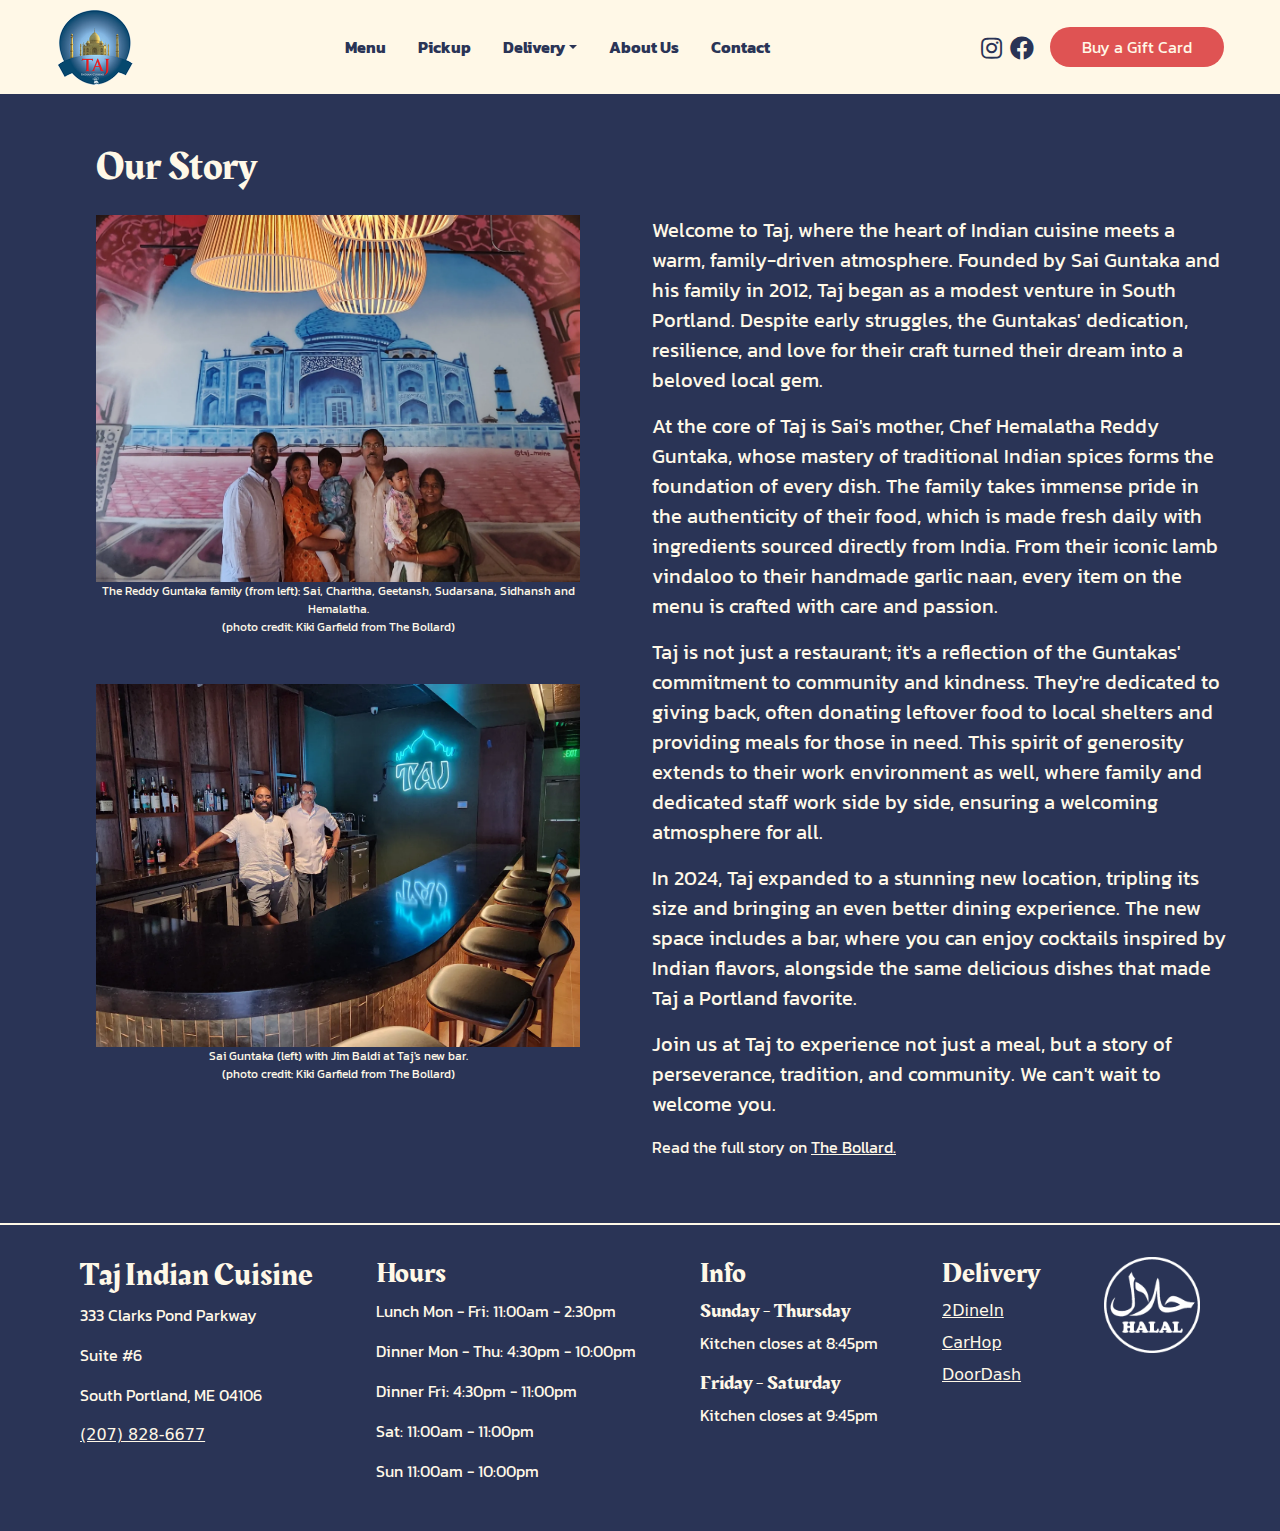
<file: about.html>
<!DOCTYPE html>
<html lang="en">

<head>
    <title>Taj Indian Cuisine</title>
    <!-- Meta -->
    <meta charset="utf-8">
    <meta http-equiv="X-UA-Compatible" content="IE=edge">
    <meta name="viewport" content="width=device-width, initial-scale=1.0">
    <link rel="shortcut icon" href="assets/images/taj-logo.png">
    <link rel="stylesheet" id="taj-styles-css" href="style.css" type="text/css" media="all">
    <link href="https://fonts.googleapis.com/css2?family=Kanit&family=Rakkas&display=swap" rel="stylesheet">
    <link rel="stylesheet" id="taj-styles-bootstrap" href="https://cdn.jsdelivr.net/npm/bootstrap@5.3.3/dist/css/bootstrap.min.css" type="text/css" media="all">
    <link rel="stylesheet" id="taj-styles-fontawesome" href="https://cdnjs.cloudflare.com/ajax/libs/font-awesome/5.13.0/css/all.min.css" type="text/css" media="all">
    <link rel="stylesheet" id="taj-styles-swiper" href="https://cdn.jsdelivr.net/npm/swiper@11/swiper-bundle.min.css" type="text/css" media="all">

</head>

<body>

    <header class="header text-center position-fixed z-3 w-100">
        <nav class="navbar navbar-expand-lg d-flex justify-content-space-between justify-content-lg-end navbar-dark">
            <a class="d-block d-lg-none" href="">
                <img class="logo" src="assets/images/taj-logo.png" alt="logo">
            </a>
            <button class="navbar-toggler" type="button" data-bs-toggle="collapse" data-bs-target="#navigation" aria-controls="navigation" aria-expanded="false" aria-label="Toggle navigation">
                <span class="navbar-toggler-icon"></span>
            </button>
            <div id="navigation" class="collapse navbar-collapse flex-row">
                <a href="">
                    <img class="mx-5 logo d-none d-lg-block" src="assets/images/taj-logo.png" alt="logo">
                </a>

                <ul class="d-flex align-items-center navbar-nav flex-column flex-lg-row text-sm-center text-md-left">
                    <li class="nav-item px-2">
                        <a class="nav-link" href="menu.html">Menu</a>
                    </li>
                    <li class="nav-item px-2">
                        <a class="nav-link" href="https://order.toasttab.com/online/tajmaine">Pickup</a>
                    </li>
                    <li class="nav-item px-2 dropdown">
                        <a class="nav-link dropdown-toggle align-items-center p-2 fw-bold text-decoration-none" href="#" role="button" data-bs-toggle="dropdown" aria-expanded="false">Delivery</a>
                        <ul class="dropdown-menu">
                            <li><a class="fw-bold dropdown-item text-center text-lg-start" target="_blank" href="https://www.2dinein.com/r/554/restaurants/delivery/Indian/TAJ-Indian-Indo-Chinese-Cuis-South-Portland">2DineIn</a></li>
                            <li><a class="fw-bold dropdown-item text-center text-lg-start" target="_blank" href="https://www.carhopme.com/r/1405/restaurants/delivery/Indian/Taj-Indian-Cuisine-South-Portland">CarHop</a></li>
                            <li><a class="fw-bold dropdown-item text-center text-lg-start" target="_blank" href="https://www.doordash.com/business/taj-indian-cuisine-423230/?utm_campaign=423230&utm_medium=website&utm_source=partner-link&utm_content=white-xl">DoorDash</a></li>
                        </ul>
                    </li>
                    <li class="nav-item px-2">
                        <a class="nav-link" href="about.html">About Us</a>
                    </li>
                    <li class="nav-item px-2">
                        <a class="nav-link" href="contact.html">Contact</a>
                    </li>
                </ul>
                <ul class="social-list list-inline py-2 mx-5 justify-content-center">
                    <li class="list-inline-item d-none d-lg-block"><a target="_blank" href="https://www.instagram.com/taj_maine/?hl=en"><i class="fab fa-instagram"></i></a></li>
                    <li class="list-inline-item d-none d-lg-block"><a target="_blank" href="https://www.facebook.com/tajindianindochinesecuisine/"><i class="fab fa-facebook"></i></a></li>
                    <div class="button ps-2">
                        <a href="https://www.toasttab.com/tajmaine/giftcards">Buy a Gift Card</a>
                    </div>
                </ul>

            </div>
        </nav>
    </header>

<div class="main-wrapper">
    <div class="m-3 m-lg-5">
        <h1 class="fs-1 px-0 px-lg-5 mb-0 mb-lg-4">Our Story</h1>
        <div class="row">
            <div class="col-lg d-none d-lg-block">
                <div>
                    <img src="assets/images/taj-about-family.png" class="img-fluid px-5" alt="The Reddy Guntaka family: Sai, Charitha, Geetansh, Sudarsana, Sidhansh and Hemalatha.">
                    <p class="tiny-text text-center px-5 mb-0">The Reddy Guntaka family (from left): Sai, Charitha, Geetansh, Sudarsana, Sidhansh and Hemalatha.</p>
                    <p class="tiny-text text-center px-5 mb-0">(photo credit: Kiki Garfield from The Bollard)</p>
                </div>
                <div>
                    <img src="assets/images/taj-about-bar.png" class="img-fluid pt-5 px-5" alt="Sai Guntaka with Jim Baldi at Taj's new bar">
                    <p class="tiny-text text-center px-5 mb-0">Sai Guntaka (left) with Jim Baldi at Taj's new bar.</p>
                    <p class="tiny-text text-center px-5 mb-0">(photo credit: Kiki Garfield from The Bollard)</p>
                </div>
            </div>
            <div class="my-2 my-lg-0 col-lg">
                <p class="about-text">Welcome to Taj, where the heart of Indian cuisine meets a warm, family-driven atmosphere. Founded by Sai Guntaka and his family in 2012, Taj began as a modest venture in South Portland. Despite early struggles, the Guntakas' dedication, resilience, and love for their craft turned their dream into a beloved local gem.</p>
                <div class="d-block d-lg-none">
                    <img src="assets/images/taj-about-family.png" class="img-fluid" alt="The Reddy Guntaka family: Sai, Charitha, Geetansh, Sudarsana, Sidhansh and Hemalatha.">
                    <p class="tiny-text text-center mb-0">The Reddy Guntaka family (from left): Sai, Charitha, Geetansh, Sudarsana, Sidhansh and Hemalatha.</p>
                    <p class="tiny-text text-center">(photo credit: Kiki Garfield from The Bollard)</p>
                </div>
                <p class="about-text">At the core of Taj is Sai's mother, Chef Hemalatha Reddy Guntaka, whose mastery of traditional Indian spices forms the foundation of every dish. The family takes immense pride in the authenticity of their food, which is made fresh daily with ingredients sourced directly from India. From their iconic lamb vindaloo to their handmade garlic naan, every item on the menu is crafted with care and passion.</p>
                <p class="about-text">Taj is not just a restaurant; it's a reflection of the Guntakas' commitment to community and kindness. They're dedicated to giving back, often donating leftover food to local shelters and providing meals for those in need. This spirit of generosity extends to their work environment as well, where family and dedicated staff work side by side, ensuring a welcoming atmosphere for all.</p>

                <p class="about-text">In 2024, Taj expanded to a stunning new location, tripling its size and bringing an even better dining experience. The new space includes a bar, where you can enjoy cocktails inspired by Indian flavors, alongside the same delicious dishes that made Taj a Portland favorite.</p>
                <div class="d-block d-lg-none">
                    <img src="assets/images/taj-about-bar.png" class="img-fluid" alt="Sai Guntaka with Jim Baldi at Taj's new bar">
                    <p class="tiny-text text-center mb-0">Sai Guntaka (left) with Jim Baldi at Taj's new bar.</p>
                    <p class="tiny-text text-center">(photo credit: Kiki Garfield from The Bollard)</p>
                </div>
                <p class="about-text">Join us at Taj to experience not just a meal, but a story of perseverance, tradition, and community. We can't wait to welcome you.</p>
                <p>Read the full story on <a target="_blank" href="https://thebollard.com/2024/09/08/the-glorious-reincarnation-of-taj/">The Bollard.</a></p>
            </div>
        </div>
    </div>
    <footer class="footer text-center p-4 theme-bg-dark">
        <div class="d-flex flex-wrap justify-content-md-evenly flex-row footer-info">
            <div class="d-flex m-2 flex-column align-items-start">
                <h2>Taj Indian Cuisine</h2>
                <p>333 Clarks Pond Parkway</p>
                <p>Suite #6</p>
                <p>South Portland, ME 04106</p>
                <a href="tel:+12078286677">(207) 828-6677</a>
            </div>
            <div class="footer-hours m-2 d-flex flex-column align-items-start">
                <h3>Hours</h3>
                <p>Lunch Mon - Fri: 11:00am - 2:30pm</p>
                <p>Dinner Mon - Thu: 4:30pm - 10:00pm</p>
                <p>Dinner Fri: 4:30pm - 11:00pm</p>
                <p>Sat: 11:00am - 11:00pm</p>
                <p>Sun 11:00am - 10:00pm</p>
            </div>
            <div class="footer-buffet m-2 d-flex flex-column align-items-start">
                <h3>Info</h3>
                <h5>Sunday - Thursday</h5>
                <p>Kitchen closes at 8:45pm</p>
                <h5>Friday - Saturday</h5>
                <p>Kitchen closes at 9:45pm</p>
                <br>
            </div>
            <div class="footer-delivery m-2 d-flex flex-column align-items-start">
                <h3>Delivery</h3>
                <a class="mb-2" href="https://www.2dinein.com/r/554/restaurants/delivery/Indian/TAJ-Indian-Indo-Chinese-Cuis-South-Portland" target="_blank">2DineIn</a>
                <a class="mb-2" href="https://www.carhopme.com/r/1405/restaurants/delivery/Indian/Taj-Indian-Cuisine-South-Portland" target="_blank">CarHop</a>
                <a class="mb-2" href="https://www.doordash.com/business/taj-indian-cuisine-423230/?utm_campaign=423230&utm_medium=website&utm_source=partner-link&utm_content=white-xl" target="_blank">DoorDash</a>
            </div>
            <img class='halal m-2' src='assets/images/halal.png'>
        </div>
    </footer>
    </div>
    
    <script type="text/javascript" src="https://code.jquery.com/jquery-3.4.1.slim.min.js?ver=3.4.1" id="taj-scripts-bootstrap-jquery-js"></script>
    <script type="text/javascript" src="https://cdn.jsdelivr.net/npm/@popperjs/core@2.11.8/dist/umd/popper.min.js?ver=2.11.8" id="taj-scripts-bootstrap-popper-js"></script>
    <script type="text/javascript" src="https://cdn.jsdelivr.net/npm/bootstrap@5.3.3/dist/js/bootstrap.min.js?ver=5.3.3" id="taj-scripts-bootstrap-js"></script>
    <script type="text/javascript" src="assets/js/main.js" id="taj-scripts-main-js"></script>
    <script type="text/javascript" src="https://cdn.jsdelivr.net/npm/swiper@11/swiper-bundle.min.js?ver=11" id="taj-scripts-swiper-js"></script>
    </body>
    
    </html>
</file>
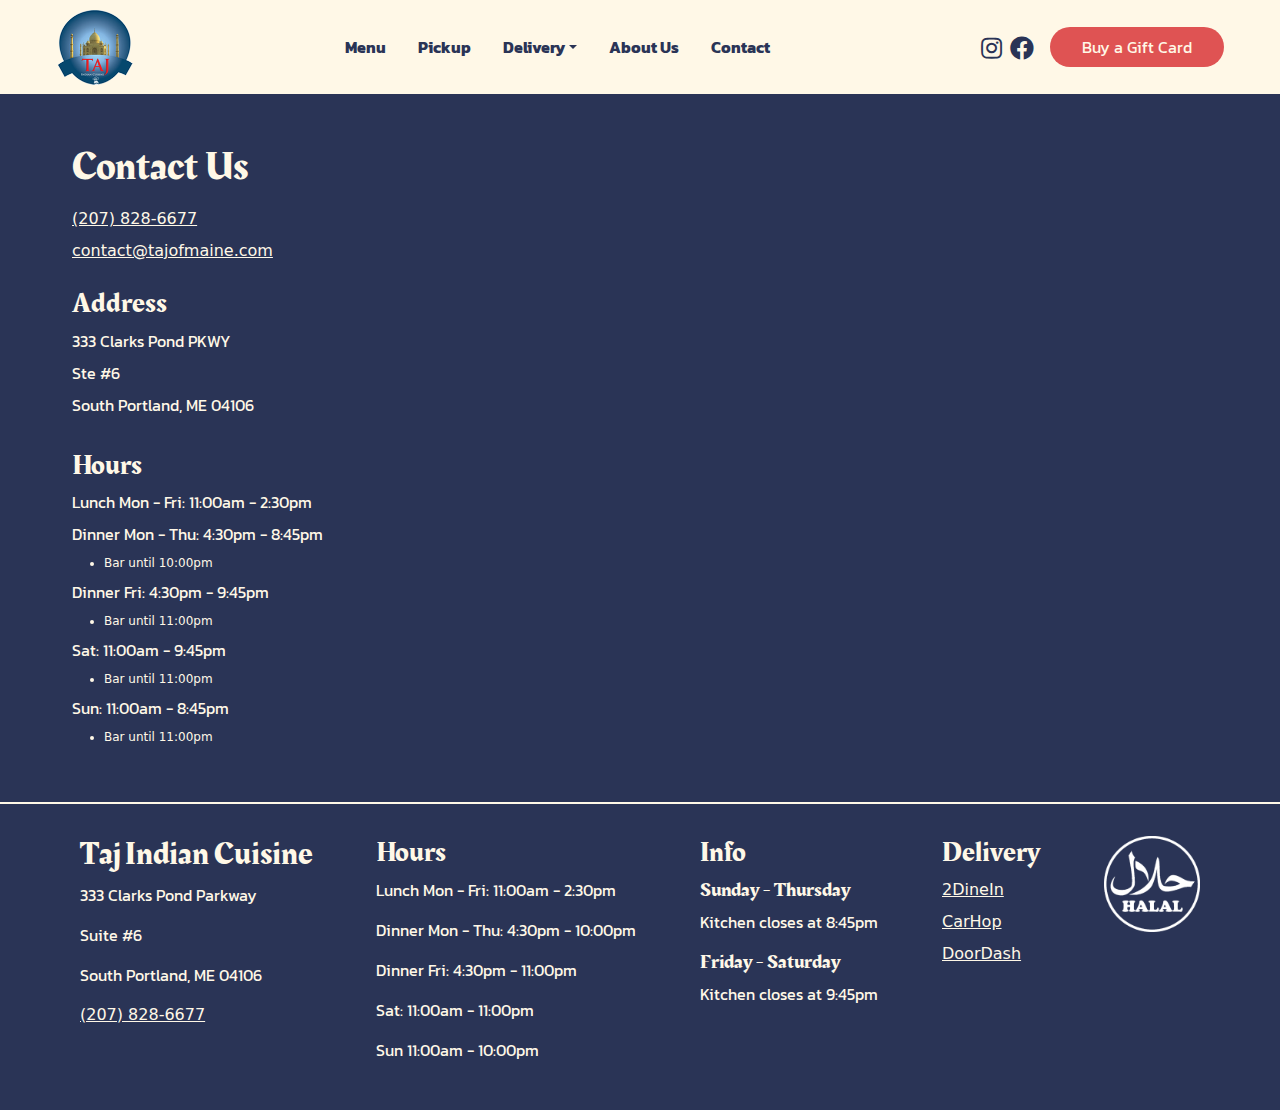
<file: contact.html>
<!DOCTYPE html>
<html lang="en">

<head>
    <title>Taj Indian Cuisine</title>
    <!-- Meta -->
    <meta charset="utf-8">
    <meta http-equiv="X-UA-Compatible" content="IE=edge">
    <meta name="viewport" content="width=device-width, initial-scale=1.0">
    <link rel="shortcut icon" href="assets/images/taj-logo.png">
    <link rel="stylesheet" id="taj-styles-css" href="style.css" type="text/css" media="all">
    <link href="https://fonts.googleapis.com/css2?family=Kanit&family=Rakkas&display=swap" rel="stylesheet">
    <link rel="stylesheet" id="taj-styles-bootstrap" href="https://cdn.jsdelivr.net/npm/bootstrap@5.3.3/dist/css/bootstrap.min.css" type="text/css" media="all">
    <link rel="stylesheet" id="taj-styles-fontawesome" href="https://cdnjs.cloudflare.com/ajax/libs/font-awesome/5.13.0/css/all.min.css" type="text/css" media="all">
    <link rel="stylesheet" id="taj-styles-swiper" href="https://cdn.jsdelivr.net/npm/swiper@11/swiper-bundle.min.css" type="text/css" media="all">

</head>

<body>

    <header class="header text-center position-fixed z-3 w-100">
        <nav class="navbar navbar-expand-lg d-flex justify-content-space-between justify-content-lg-end navbar-dark">
            <a class="d-block d-lg-none" href="">
                <img class="logo" src="assets/images/taj-logo.png" alt="logo">
            </a>
            <button class="navbar-toggler" type="button" data-bs-toggle="collapse" data-bs-target="#navigation" aria-controls="navigation" aria-expanded="false" aria-label="Toggle navigation">
                <span class="navbar-toggler-icon"></span>
            </button>
            <div id="navigation" class="collapse navbar-collapse flex-row">
                <a href="">
                    <img class="mx-5 logo d-none d-lg-block" src="assets/images/taj-logo.png" alt="logo">
                </a>

                <ul class="d-flex align-items-center navbar-nav flex-column flex-lg-row text-sm-center text-md-left">
                    <li class="nav-item px-2">
                        <a class="nav-link" href="menu.html">Menu</a>
                    </li>
                    <li class="nav-item px-2">
                        <a class="nav-link" href="https://order.toasttab.com/online/tajmaine">Pickup</a>
                    </li>
                    <li class="nav-item px-2 dropdown">
                        <a class="nav-link dropdown-toggle align-items-center p-2 fw-bold text-decoration-none" href="#" role="button" data-bs-toggle="dropdown" aria-expanded="false">Delivery</a>
                        <ul class="dropdown-menu">
                            <li><a class="fw-bold dropdown-item text-center text-lg-start" target="_blank" href="https://www.2dinein.com/r/554/restaurants/delivery/Indian/TAJ-Indian-Indo-Chinese-Cuis-South-Portland">2DineIn</a></li>
                            <li><a class="fw-bold dropdown-item text-center text-lg-start" target="_blank" href="https://www.carhopme.com/r/1405/restaurants/delivery/Indian/Taj-Indian-Cuisine-South-Portland">CarHop</a></li>
                            <li><a class="fw-bold dropdown-item text-center text-lg-start" target="_blank" href="https://www.doordash.com/business/taj-indian-cuisine-423230/?utm_campaign=423230&utm_medium=website&utm_source=partner-link&utm_content=white-xl">DoorDash</a></li>
                        </ul>
                    </li>
                    <li class="nav-item px-2">
                        <a class="nav-link" href="about.html">About Us</a>
                    </li>
                    <li class="nav-item px-2">
                        <a class="nav-link" href="contact.html">Contact</a>
                    </li>
                </ul>
                <ul class="social-list list-inline py-2 mx-5 justify-content-center">
                    <li class="list-inline-item d-none d-lg-block"><a target="_blank" href="https://www.instagram.com/taj_maine/?hl=en"><i class="fab fa-instagram"></i></a></li>
                    <li class="list-inline-item d-none d-lg-block"><a target="_blank" href="https://www.facebook.com/tajindianindochinesecuisine/"><i class="fab fa-facebook"></i></a></li>
                    <div class="button ps-2">
                        <a href="https://www.toasttab.com/tajmaine/giftcards">Buy a Gift Card</a>
                    </div>
                </ul>

            </div>
        </nav>
    </header>

<div class="main-wrapper">
    <div class="container-fluid">
        <div class="row m-3 m-lg-5">
            <div class="col-lg-3">
                <div class="d-flex flex-column">
                    <h1 class="my-3 my-lg-0 mb-lg-3">Contact Us</h1>
                    <a class="mb-2" href="tel:+12078286677">(207) 828-6677</a>
                    <a href="mailto:contact@tajofmaine.com">contact@tajofmaine.com</a>
                </div>

                <div class="d-flex flex-column mt-4">
                    <h3>Address</h3>
                    <p class="mb-2">333 Clarks Pond PKWY</p>
                    <p class="mb-2">Ste #6</p>
                    <p class="mb-2">South Portland, ME 04106</p>
                </div>

                <div class="d-flex flex-column mt-4">
                    <h3>Hours</h3>
                    <p class="mb-2">Lunch Mon - Fri: 11:00am - 2:30pm</p>
                    <p class="mb-2">Dinner Mon - Thu: 4:30pm - 8:45pm</p>
                    <ul class="mb-2">
                        <li class="tiny-text">Bar until 10:00pm</li>
                    </ul>
                    <p class="mb-2">Dinner Fri: 4:30pm - 9:45pm</p>
                    <ul class="mb-2">
                        <li class="tiny-text">Bar until 11:00pm</li>
                    </ul>
                    <p class="mb-2">Sat: 11:00am - 9:45pm</p>
                    <ul class="mb-2">
                        <li class="tiny-text">Bar until 11:00pm</li>
                    </ul>
                    <p class="mb-2">Sun: 11:00am - 8:45pm</p>
                    <ul class="mb-2">
                        <li class="tiny-text">Bar until 11:00pm</li>
                    </ul>
                </div>
            </div>

            <div class="col-lg-9 mt-3 mt-lg-0">
                <div class="row align-items-center">
                    <div class="col-lg-9 col-md-12 img-fluid">
                        <iframe class="google-map" src="https://www.google.com/maps/embed?pb=!1m14!1m8!1m3!1d472.6566038915473!2d-70.32536910236823!3d43.63133881675434!3m2!1i1024!2i768!4f13.1!3m3!1m2!1s0x4cb2996abc1bcba7%3A0xac05b823d4f73504!2sTaj%20Indian%20Cuisine!5e0!3m2!1sen!2sus!4v1733788780650!5m2!1sen!2sus" style="border:0;" allowfullscreen="" loading="lazy" referrerpolicy="no-referrer-when-downgrade"></iframe>
                    </div>
                </div>
            </div>
        </div>
    </div>
    <footer class="footer text-center p-4 theme-bg-dark">
        <div class="d-flex flex-wrap justify-content-md-evenly flex-row footer-info">
            <div class="d-flex m-2 flex-column align-items-start">
                <h2>Taj Indian Cuisine</h2>
                <p>333 Clarks Pond Parkway</p>
                <p>Suite #6</p>
                <p>South Portland, ME 04106</p>
                <a href="tel:+12078286677">(207) 828-6677</a>
            </div>
            <div class="footer-hours m-2 d-flex flex-column align-items-start">
                <h3>Hours</h3>
                <p>Lunch Mon - Fri: 11:00am - 2:30pm</p>
                <p>Dinner Mon - Thu: 4:30pm - 10:00pm</p>
                <p>Dinner Fri: 4:30pm - 11:00pm</p>
                <p>Sat: 11:00am - 11:00pm</p>
                <p>Sun 11:00am - 10:00pm</p>
            </div>
            <div class="footer-buffet m-2 d-flex flex-column align-items-start">
                <h3>Info</h3>
                <h5>Sunday - Thursday</h5>
                <p>Kitchen closes at 8:45pm</p>
                <h5>Friday - Saturday</h5>
                <p>Kitchen closes at 9:45pm</p>
                <br>
            </div>
            <div class="footer-delivery m-2 d-flex flex-column align-items-start">
                <h3>Delivery</h3>
                <a class="mb-2" href="https://www.2dinein.com/r/554/restaurants/delivery/Indian/TAJ-Indian-Indo-Chinese-Cuis-South-Portland" target="_blank">2DineIn</a>
                <a class="mb-2" href="https://www.carhopme.com/r/1405/restaurants/delivery/Indian/Taj-Indian-Cuisine-South-Portland" target="_blank">CarHop</a>
                <a class="mb-2" href="https://www.doordash.com/business/taj-indian-cuisine-423230/?utm_campaign=423230&utm_medium=website&utm_source=partner-link&utm_content=white-xl" target="_blank">DoorDash</a>
            </div>
            <img class='halal m-2' src='assets/images/halal.png'>
        </div>
    </footer>
    </div>
    
    <script type="text/javascript" src="https://code.jquery.com/jquery-3.4.1.slim.min.js?ver=3.4.1" id="taj-scripts-bootstrap-jquery-js"></script>
    <script type="text/javascript" src="https://cdn.jsdelivr.net/npm/@popperjs/core@2.11.8/dist/umd/popper.min.js?ver=2.11.8" id="taj-scripts-bootstrap-popper-js"></script>
    <script type="text/javascript" src="https://cdn.jsdelivr.net/npm/bootstrap@5.3.3/dist/js/bootstrap.min.js?ver=5.3.3" id="taj-scripts-bootstrap-js"></script>
    <script type="text/javascript" src="assets/js/main.js" id="taj-scripts-main-js"></script>
    <script type="text/javascript" src="https://cdn.jsdelivr.net/npm/swiper@11/swiper-bundle.min.js?ver=11" id="taj-scripts-swiper-js"></script>
    </body>
    
    </html>
</file>
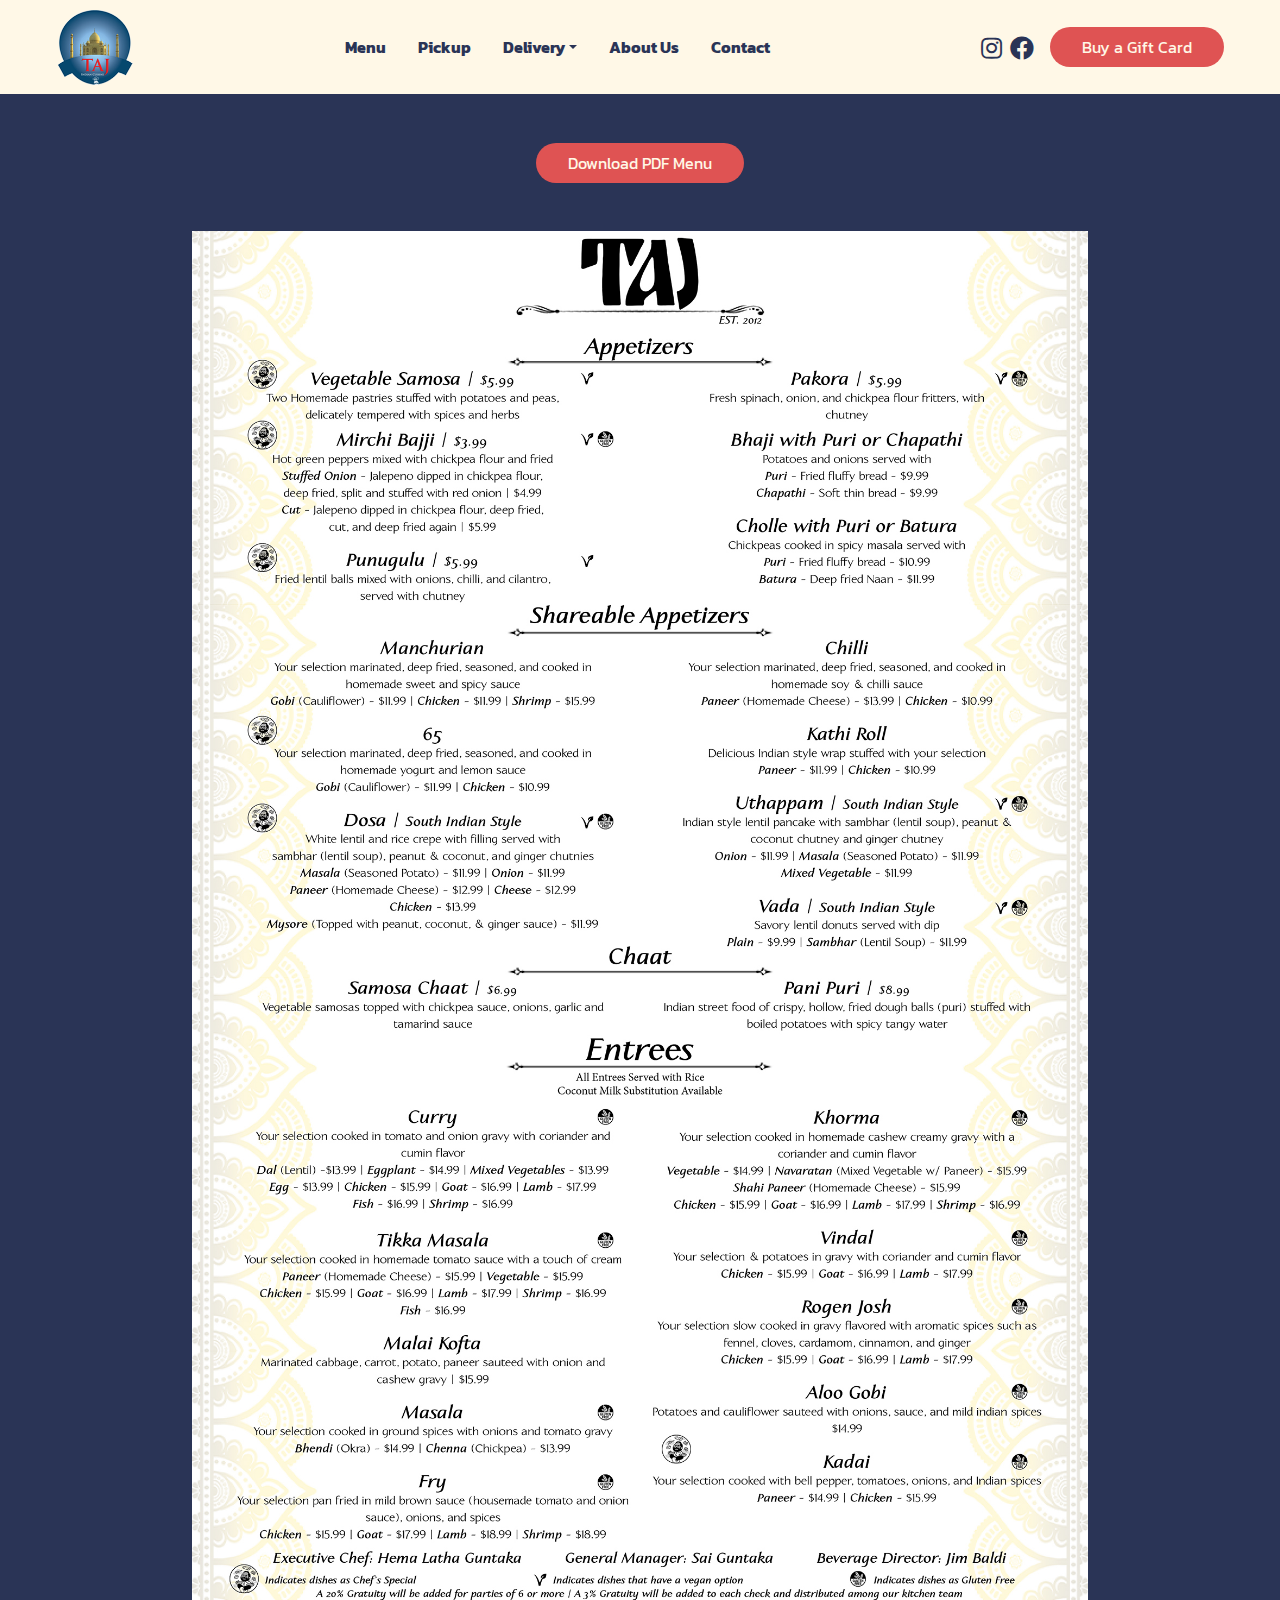
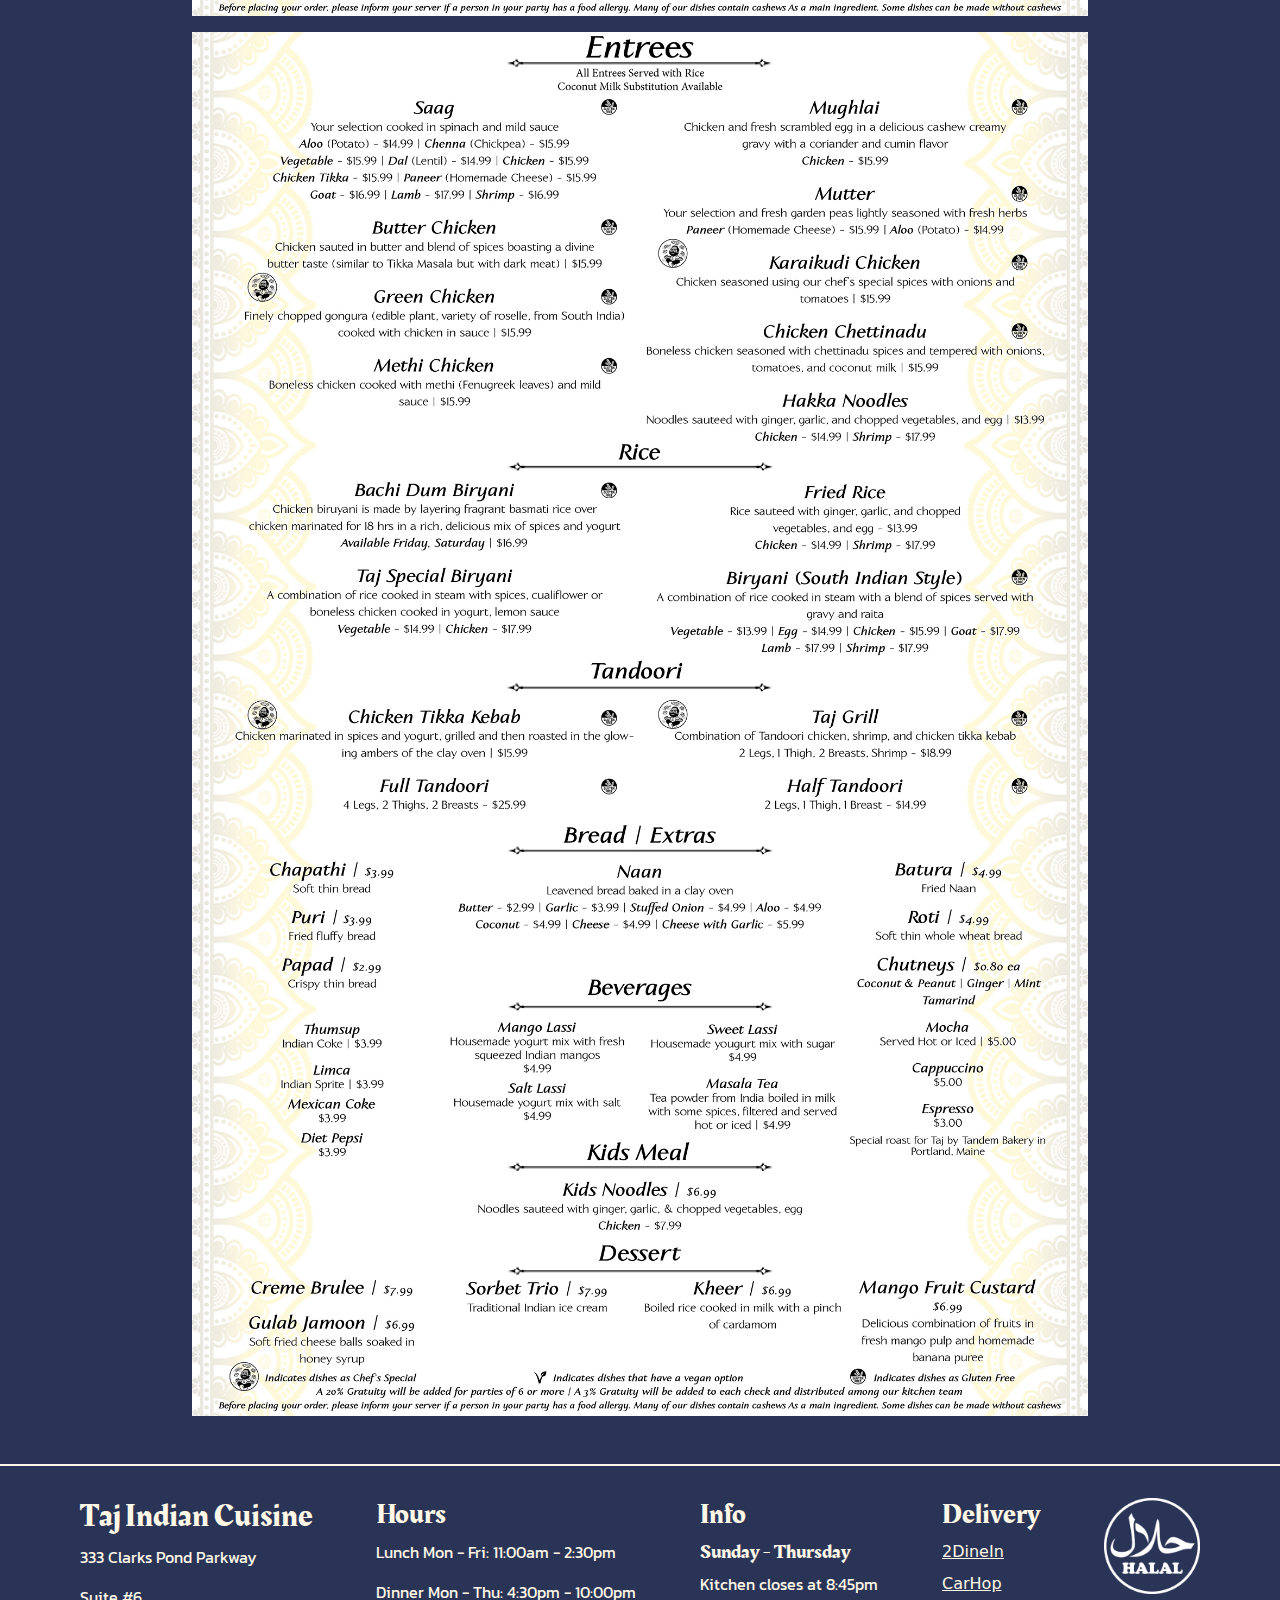
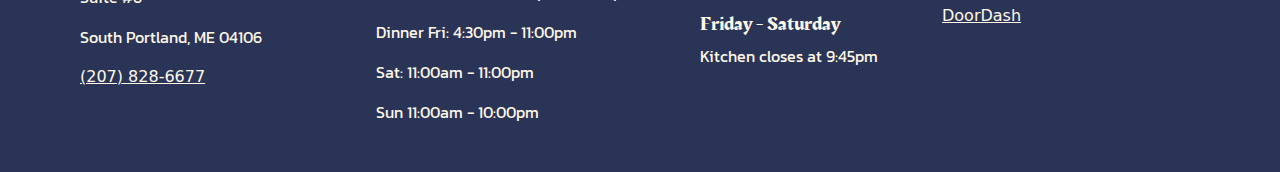
<file: menu.html>
<!DOCTYPE html>
<html lang="en">

<head>
    <title>Taj Indian Cuisine</title>
    <!-- Meta -->
    <meta charset="utf-8">
    <meta http-equiv="X-UA-Compatible" content="IE=edge">
    <meta name="viewport" content="width=device-width, initial-scale=1.0">
    <link rel="shortcut icon" href="assets/images/taj-logo.png">
    <link rel="stylesheet" id="taj-styles-css" href="style.css" type="text/css" media="all">
    <link href="https://fonts.googleapis.com/css2?family=Kanit&family=Rakkas&display=swap" rel="stylesheet">
    <link rel="stylesheet" id="taj-styles-bootstrap" href="https://cdn.jsdelivr.net/npm/bootstrap@5.3.3/dist/css/bootstrap.min.css" type="text/css" media="all">
    <link rel="stylesheet" id="taj-styles-fontawesome" href="https://cdnjs.cloudflare.com/ajax/libs/font-awesome/5.13.0/css/all.min.css" type="text/css" media="all">
    <link rel="stylesheet" id="taj-styles-swiper" href="https://cdn.jsdelivr.net/npm/swiper@11/swiper-bundle.min.css" type="text/css" media="all">

</head>

<body>

    <header class="header text-center position-fixed z-3 w-100">
        <nav class="navbar navbar-expand-lg d-flex justify-content-space-between justify-content-lg-end navbar-dark">
            <a class="d-block d-lg-none" href="">
                <img class="logo" src="assets/images/taj-logo.png" alt="logo">
            </a>
            <button class="navbar-toggler" type="button" data-bs-toggle="collapse" data-bs-target="#navigation" aria-controls="navigation" aria-expanded="false" aria-label="Toggle navigation">
                <span class="navbar-toggler-icon"></span>
            </button>
            <div id="navigation" class="collapse navbar-collapse flex-row">
                <a href="">
                    <img class="mx-5 logo d-none d-lg-block" src="assets/images/taj-logo.png" alt="logo">
                </a>

                <ul class="d-flex align-items-center navbar-nav flex-column flex-lg-row text-sm-center text-md-left">
                    <li class="nav-item px-2">
                        <a class="nav-link" href="menu.html">Menu</a>
                    </li>
                    <li class="nav-item px-2">
                        <a class="nav-link" href="https://order.toasttab.com/online/tajmaine">Pickup</a>
                    </li>
                    <li class="nav-item px-2 dropdown">
                        <a class="nav-link dropdown-toggle align-items-center p-2 fw-bold text-decoration-none" href="#" role="button" data-bs-toggle="dropdown" aria-expanded="false">Delivery</a>
                        <ul class="dropdown-menu">
                            <li><a class="fw-bold dropdown-item text-center text-lg-start" target="_blank" href="https://www.2dinein.com/r/554/restaurants/delivery/Indian/TAJ-Indian-Indo-Chinese-Cuis-South-Portland">2DineIn</a></li>
                            <li><a class="fw-bold dropdown-item text-center text-lg-start" target="_blank" href="https://www.carhopme.com/r/1405/restaurants/delivery/Indian/Taj-Indian-Cuisine-South-Portland">CarHop</a></li>
                            <li><a class="fw-bold dropdown-item text-center text-lg-start" target="_blank" href="https://www.doordash.com/business/taj-indian-cuisine-423230/?utm_campaign=423230&utm_medium=website&utm_source=partner-link&utm_content=white-xl">DoorDash</a></li>
                        </ul>
                    </li>
                    <li class="nav-item px-2">
                        <a class="nav-link" href="about.html">About Us</a>
                    </li>
                    <li class="nav-item px-2">
                        <a class="nav-link" href="contact.html">Contact</a>
                    </li>
                </ul>
                <ul class="social-list list-inline py-2 mx-5 justify-content-center">
                    <li class="list-inline-item d-none d-lg-block"><a target="_blank" href="https://www.instagram.com/taj_maine/?hl=en"><i class="fab fa-instagram"></i></a></li>
                    <li class="list-inline-item d-none d-lg-block"><a target="_blank" href="https://www.facebook.com/tajindianindochinesecuisine/"><i class="fab fa-facebook"></i></a></li>
                    <div class="button ps-2">
                        <a href="https://www.toasttab.com/tajmaine/giftcards">Buy a Gift Card</a>
                    </div>
                </ul>

            </div>
        </nav>
    </header>

<div class="main-wrapper">
    <div class="mx-0 mx-lg-5 px-0 px-lg-5">
        <div class="button d-flex justify-content-center my-3 my-md-5">
            <a href="assets/pdf/taj-menu.pdf" download="Taj Menu">Download PDF Menu</a>
        </div>
        <div class="m-3 mb-5 m-md-5 px-md-5">
            <img class="img-fluid" src="assets/images/taj-menu-front.jpg" />
            <img class="img-fluid mt-3" src="assets/images/taj-menu-back.jpg" />
        </div>
    </div>
    <footer class="footer text-center p-4 theme-bg-dark">
        <div class="d-flex flex-wrap justify-content-md-evenly flex-row footer-info">
            <div class="d-flex m-2 flex-column align-items-start">
                <h2>Taj Indian Cuisine</h2>
                <p>333 Clarks Pond Parkway</p>
                <p>Suite #6</p>
                <p>South Portland, ME 04106</p>
                <a href="tel:+12078286677">(207) 828-6677</a>
            </div>
            <div class="footer-hours m-2 d-flex flex-column align-items-start">
                <h3>Hours</h3>
                <p>Lunch Mon - Fri: 11:00am - 2:30pm</p>
                <p>Dinner Mon - Thu: 4:30pm - 10:00pm</p>
                <p>Dinner Fri: 4:30pm - 11:00pm</p>
                <p>Sat: 11:00am - 11:00pm</p>
                <p>Sun 11:00am - 10:00pm</p>
            </div>
            <div class="footer-buffet m-2 d-flex flex-column align-items-start">
                <h3>Info</h3>
                <h5>Sunday - Thursday</h5>
                <p>Kitchen closes at 8:45pm</p>
                <h5>Friday - Saturday</h5>
                <p>Kitchen closes at 9:45pm</p>
                <br>
            </div>
            <div class="footer-delivery m-2 d-flex flex-column align-items-start">
                <h3>Delivery</h3>
                <a class="mb-2" href="https://www.2dinein.com/r/554/restaurants/delivery/Indian/TAJ-Indian-Indo-Chinese-Cuis-South-Portland" target="_blank">2DineIn</a>
                <a class="mb-2" href="https://www.carhopme.com/r/1405/restaurants/delivery/Indian/Taj-Indian-Cuisine-South-Portland" target="_blank">CarHop</a>
                <a class="mb-2" href="https://www.doordash.com/business/taj-indian-cuisine-423230/?utm_campaign=423230&utm_medium=website&utm_source=partner-link&utm_content=white-xl" target="_blank">DoorDash</a>
            </div>
            <img class='halal m-2' src='assets/images/halal.png'>
        </div>
    </footer>
    </div>
    
    <script type="text/javascript" src="https://code.jquery.com/jquery-3.4.1.slim.min.js?ver=3.4.1" id="taj-scripts-bootstrap-jquery-js"></script>
    <script type="text/javascript" src="https://cdn.jsdelivr.net/npm/@popperjs/core@2.11.8/dist/umd/popper.min.js?ver=2.11.8" id="taj-scripts-bootstrap-popper-js"></script>
    <script type="text/javascript" src="https://cdn.jsdelivr.net/npm/bootstrap@5.3.3/dist/js/bootstrap.min.js?ver=5.3.3" id="taj-scripts-bootstrap-js"></script>
    <script type="text/javascript" src="assets/js/main.js" id="taj-scripts-main-js"></script>
    <script type="text/javascript" src="https://cdn.jsdelivr.net/npm/swiper@11/swiper-bundle.min.js?ver=11" id="taj-scripts-swiper-js"></script>
    </body>
    
    </html>
</file>
<file: style.css>
:root {
    --primary-color: #2A3456;
    --secondary-color: #FFF8E7;
    --button-color: #DF5353;
    --font-header: "Rakkas";
    --font-body: "Kanit";
}

*,
*::before,
*::after {
    box-sizing: border-box;
}

html {
    line-height: 1.15;
}

body {
    overflow-x: hidden
}

.main-wrapper a {
    color: var(--secondary-color);
}

a.nav-link {
    font-family: var(--font-body), sans-serif;
}

p {
    font-family: var(--font-body), sans-serif;
    color: var(--secondary-color);
}

body h1,
body h2,
body h3,
body h4,
body h5,
body h6 {
    color: var(--secondary-color);
    font-family: var(--font-header), sans-serif;
}

li {
    color: var(--secondary-color);
}

.tiny-text {
    font-size: 12px;
}

.theme-bg-dark {
    background: #2A3456;
}

.header {
    background-color: #FFF8E7;
    border-bottom: 1px solid var(--primary-color);
}

.header .navbar {
    padding: 0.5rem;
}

.header .navbar-dark .navbar-toggler {
    border: none;
    padding: .25rem .6rem
}

.header .navbar-dark .navbar-toggler:hover {
    -webkit-opacity: 1;
    -moz-opacity: 1;
    opacity: 1
}

.header .navbar-dark .navbar-toggler-icon {
    background-image: url("data:image/svg+xml;charset=utf8,%3Csvg viewBox='0 0 32 32' xmlns='http://www.w3.org/2000/svg'%3E%3Cpath stroke='rgba(0,0,0,1)' stroke-width='3' stroke-linecap='round' stroke-miterlimit='10' d='M4 8h24M4 16h24M4 24h24'/%3E%3C/svg%3E");
}

.header .nav-item {
    font-weight: bold
}

.header .nav-item .nav-link {
    color: var(--primary-color);
}

.header .nav-item .nav-link:hover {
    color: rgba(0, 0, 0, 0.6)
}

.navbar-nav .dropdown-menu {
    border: none;
    background-color: var(--secondary-color);
}

.dropdown-menu a.dropdown-item {
    font-family: var(--font-body);
    color: var(--primary-color);
}

.logo {
    width: 78px;
}

div#navigation {
    justify-content: space-between;
}

div#navigation>* {
    margin-bottom: 0 !important;
}

.social-list {
    display: flex;
    align-items: center;
}

.social-list a {
    padding-top: 5px;
    display: inline-block;
    text-align: center;
    border-radius: 50%;
    transition: all 0.2s ease-in-out;
    color: #2A3456;
}

i.fab {
    font-size: 1.5rem;
}

.main-wrapper {
    background: var(--primary-color);
    padding-top: 95px;
}

.page-title {
    top: 0;
    z-index: 9999;
    transition: all .2s;
    background-image: url('assets/images/taj-header-2.jpg');
    background-size: cover;
    /* Ensures the image covers the entire header */
    background-position: 0 -100px;
    /* Centers the image */
    background-repeat: no-repeat;
    /* Prevents the image from repeating */
    height: 30rem;
}

.sticky {
    padding: 1em 0;
}

.swiper.mySwiper {
    background-color: var(--secondary-color);
}

.swiper-slide img {
    height: 30rem;
    object-fit: cover;
}

.page-title .heading {
    font-size: 60px;
    text-align: left;
}

footer.footer {
    border-top: 2px solid var(--secondary-color)
}

.footer a {
    color: var(--secondary-color);
}

.halal {
    max-height: 6rem;
    max-width: 100%;
}

.gradient {
    background: linear-gradient(to bottom, #2A3456 0%, transparent 100%)
}

div.button a {
    background-color: var(--button-color);
    color: var(--secondary-color);
    font-family: var(--font-body);
    padding: 0.5rem 2rem;
    border-radius: 20px;
    text-decoration: none;
}

.about-text {
    font-size: 20px;
}

#navigation .navbar-nav .nav-link.show {
    color: rgba(0, 0, 0, 0.6);
}

.google-map {
    width: 100%;
    height: 600px;
}

.resy-button {
    margin-top: 6px;
}

@media (max-width: 450px) {

    .footer-info p,
    .footer-info a,
    .footer-info h5 {
        font-size: 13px
    }

    .footer-info h3 {
        font-size: 16px;
    }

    .halal {
        max-height: 5rem;
    }
}

@media (max-width: 575px) {
    .page-title .heading {
        font-size: 32px;
    }
}

@media (max-width: 800px) {
    .page-title {
        background-position: 0 0;
    }
}

@media (max-width: 990px) {
    .main-wrapper {
        padding-top: 66px;
    }

    .about-text {
        font-size: 16px;
    }

    .logo {
        width: 50px;
    }
}
</file>
